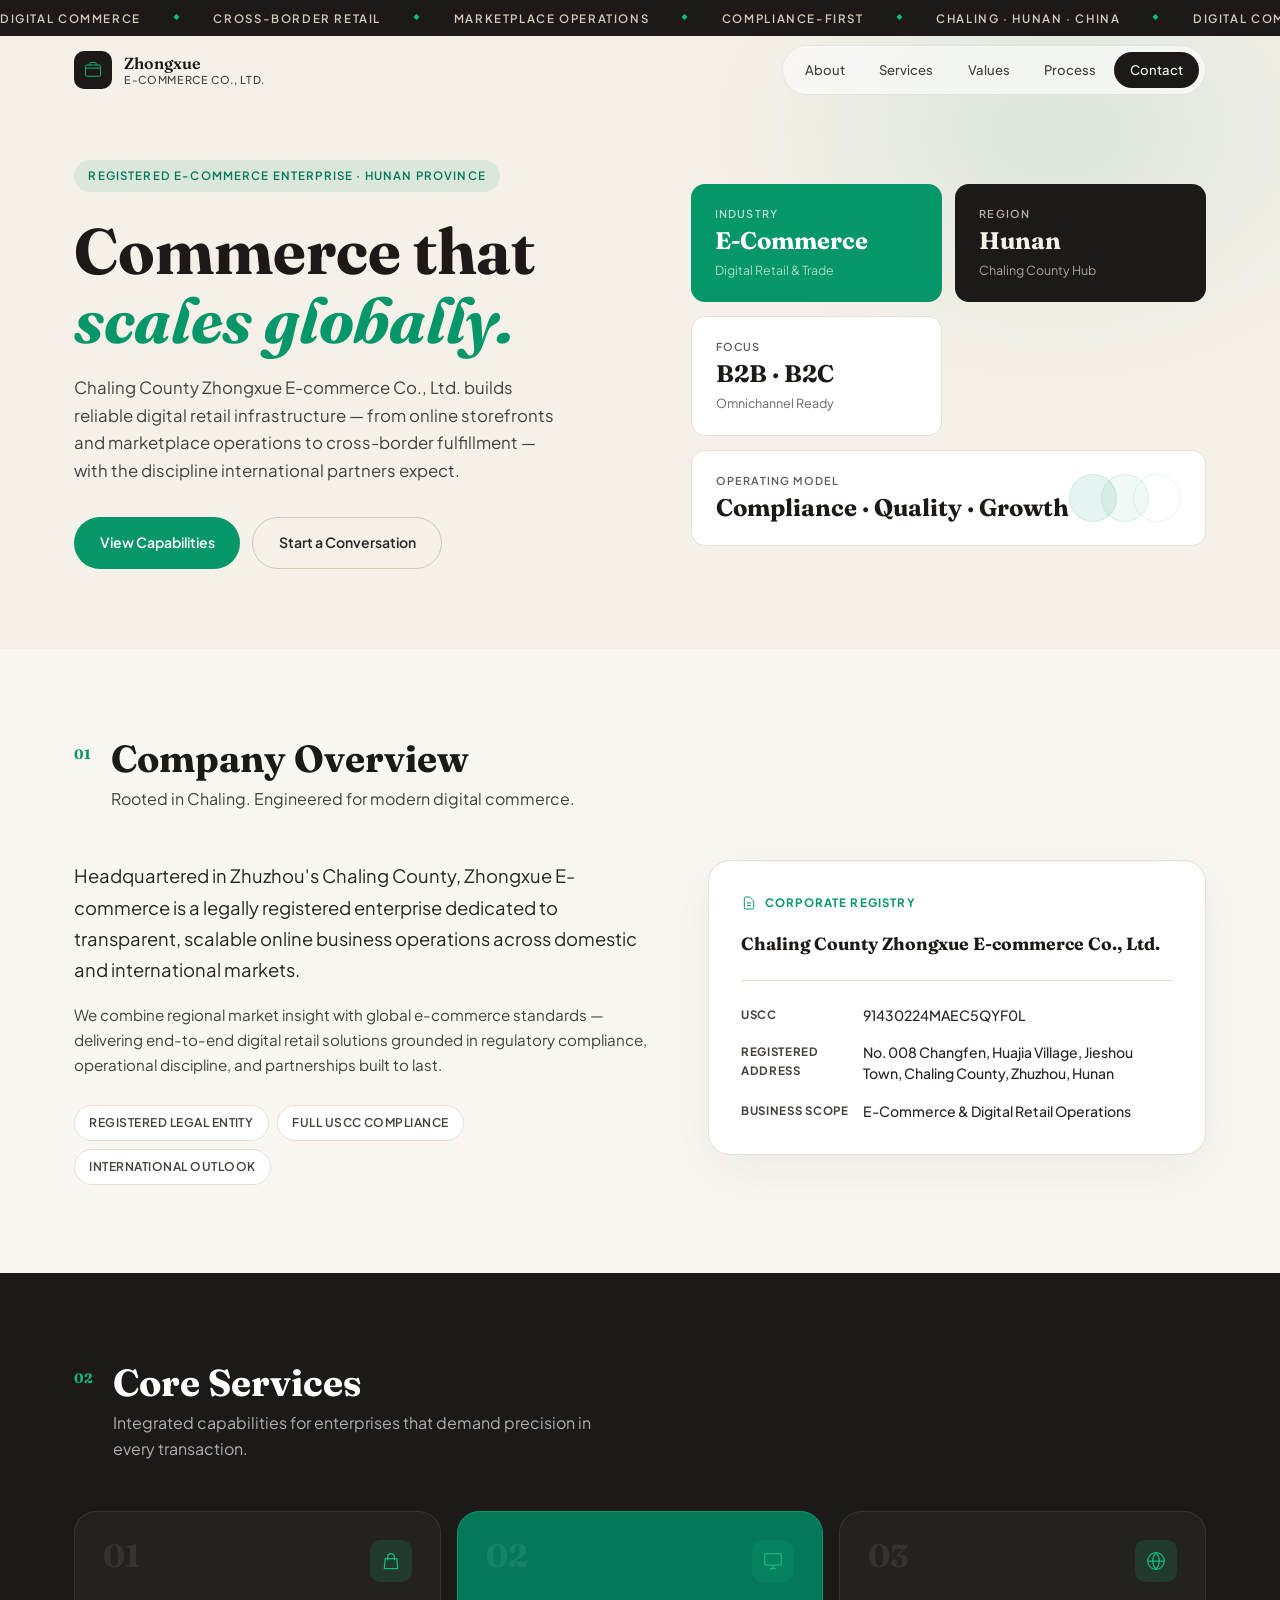
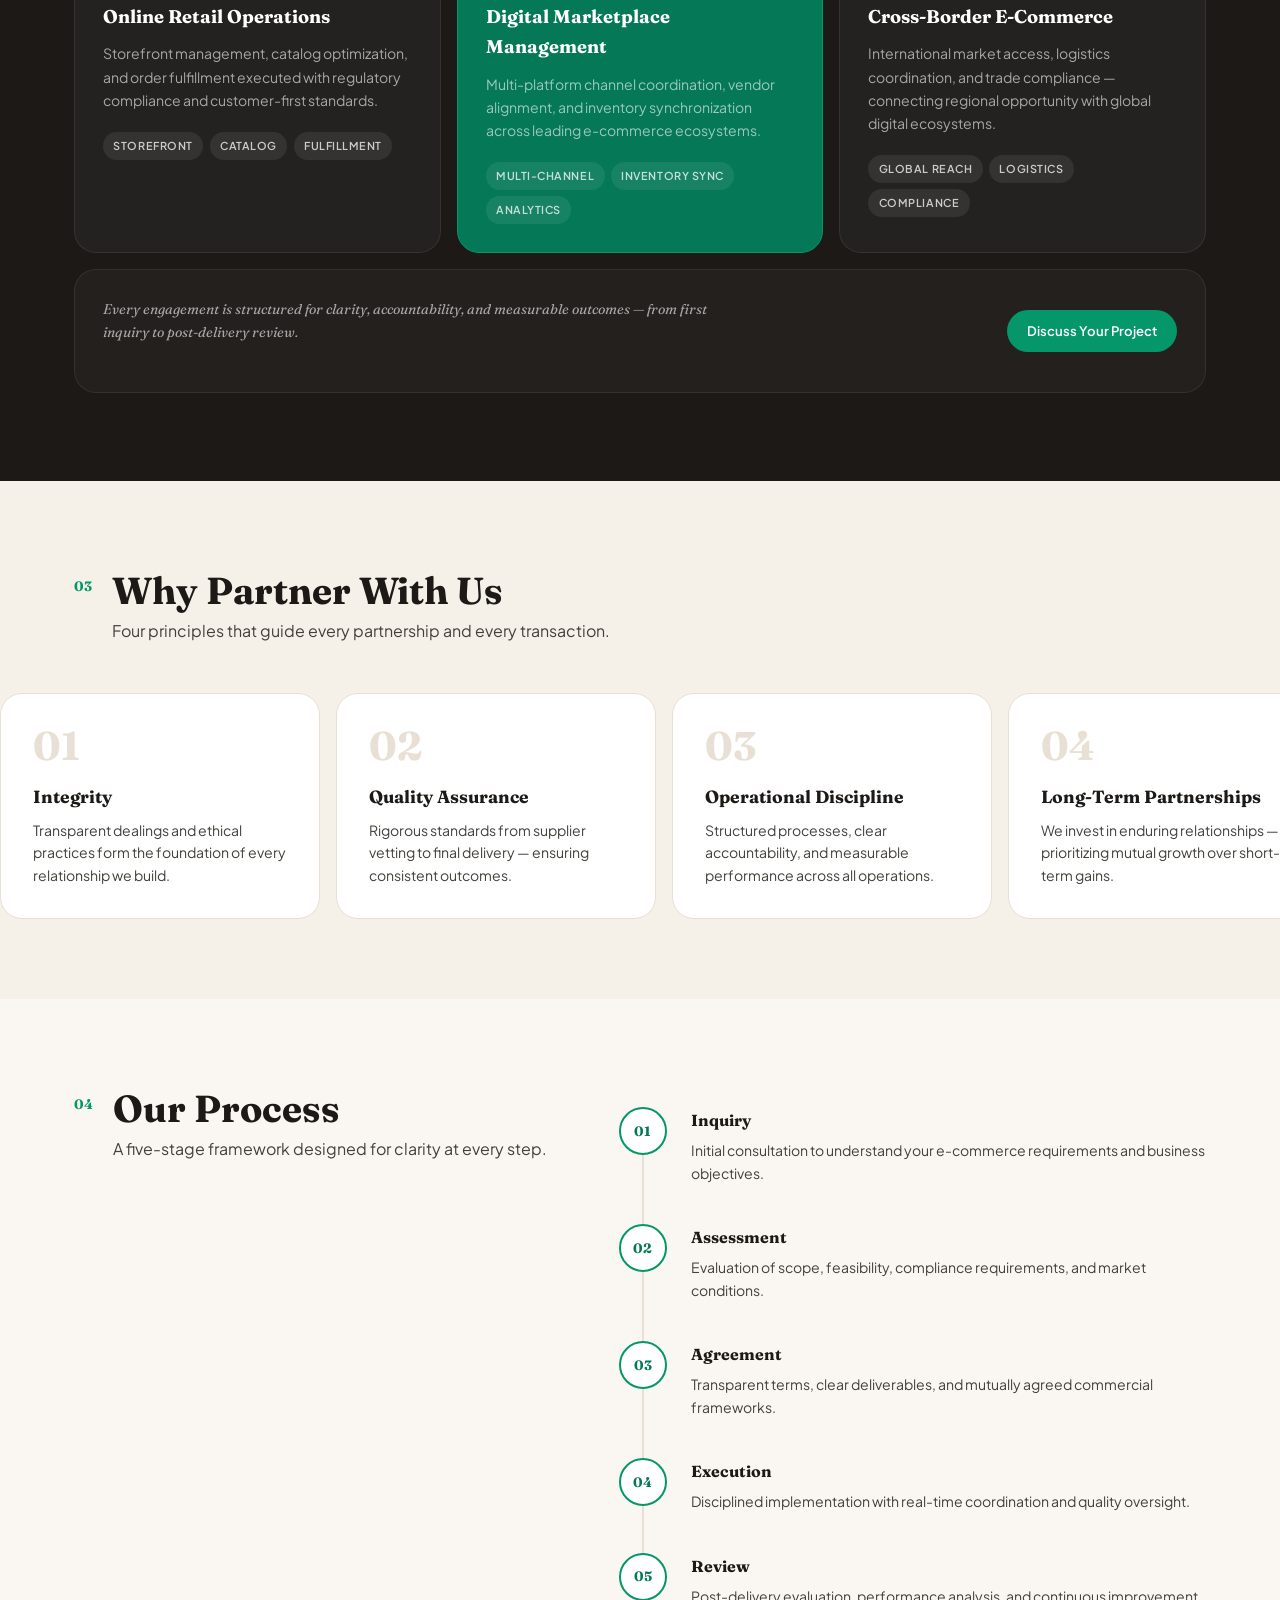
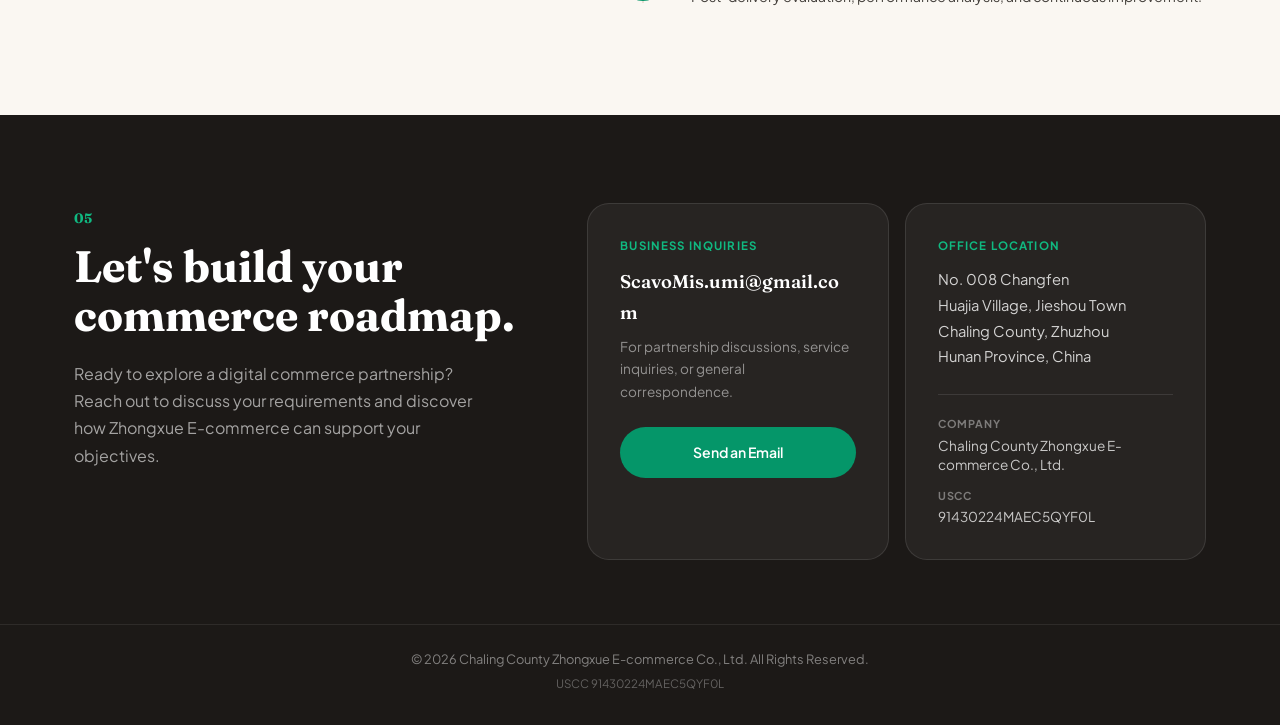
<file: index.html>
<!DOCTYPE html>
<html lang="en">
<head>
  <meta charset="UTF-8">
  <meta name="viewport" content="width=device-width, initial-scale=1.0">
  <meta name="description" content="Chaling County Zhongxue E-commerce Co., Ltd. — Digital commerce, online retail, and cross-border e-commerce solutions from Hunan, China.">
  <meta name="keywords" content="Zhongxue E-commerce, digital commerce, online retail, cross-border, Chaling, Hunan, China">
  <title>Zhongxue E-commerce | Digital Commerce Partner</title>
  <link rel="preconnect" href="https://fonts.googleapis.com">
  <link rel="preconnect" href="https://fonts.gstatic.com" crossorigin>
  <link href="https://fonts.googleapis.com/css2?family=Fraunces:ital,opsz,wght@0,9..144,400;0,9..144,600;0,9..144,700;1,9..144,400&family=Plus+Jakarta+Sans:ital,wght@0,300;0,400;0,500;0,600;0,700;1,400&display=swap" rel="stylesheet">
  <link rel="stylesheet" href="styles.css">
</head>
<body>

  <div class="marquee" aria-hidden="true">
    <div class="marquee__track">
      <span>Digital Commerce</span><span class="marquee__dot">◆</span>
      <span>Cross-Border Retail</span><span class="marquee__dot">◆</span>
      <span>Marketplace Operations</span><span class="marquee__dot">◆</span>
      <span>Compliance-First</span><span class="marquee__dot">◆</span>
      <span>Chaling · Hunan · China</span><span class="marquee__dot">◆</span>
      <span>Digital Commerce</span><span class="marquee__dot">◆</span>
      <span>Cross-Border Retail</span><span class="marquee__dot">◆</span>
      <span>Marketplace Operations</span><span class="marquee__dot">◆</span>
      <span>Compliance-First</span><span class="marquee__dot">◆</span>
      <span>Chaling · Hunan · China</span><span class="marquee__dot">◆</span>
    </div>
  </div>

  <header class="site-header" id="siteHeader">
    <div class="container site-header__inner">
      <a href="#top" class="brand">
        <span class="brand__icon" aria-hidden="true">
          <svg viewBox="0 0 32 32" fill="none"><rect x="4" y="8" width="24" height="18" rx="2" stroke="currentColor" stroke-width="1.5"/><path d="M4 13h24M11 8V6a2 2 0 012-2h6a2 2 0 012 2v2" stroke="currentColor" stroke-width="1.5"/></svg>
        </span>
        <span class="brand__text">
          <strong>Zhongxue</strong>
          <small>E-Commerce Co., Ltd.</small>
        </span>
      </a>

      <nav class="site-nav" id="siteNav" aria-label="Primary navigation">
        <a href="#about" class="site-nav__link">About</a>
        <a href="#services" class="site-nav__link">Services</a>
        <a href="#values" class="site-nav__link">Values</a>
        <a href="#process" class="site-nav__link">Process</a>
        <a href="#contact" class="site-nav__link site-nav__link--cta">Contact</a>
      </nav>

      <button class="menu-btn" id="menuBtn" aria-label="Toggle menu" aria-expanded="false">
        <span></span><span></span>
      </button>
    </div>
  </header>

  <main id="top">

    <!-- Hero -->
    <section class="hero">
      <div class="container hero__grid">
        <div class="hero__copy">
          <p class="tag reveal">Registered E-Commerce Enterprise · Hunan Province</p>
          <h1 class="hero__title reveal">
            Commerce that<br>
            <em>scales globally.</em>
          </h1>
          <p class="hero__lead reveal">
            Chaling County Zhongxue E-commerce Co., Ltd. builds reliable digital retail
            infrastructure — from online storefronts and marketplace operations to
            cross-border fulfillment — with the discipline international partners expect.
          </p>
          <div class="hero__actions reveal">
            <a href="#services" class="btn btn--solid">View Capabilities</a>
            <a href="#contact" class="btn btn--line">Start a Conversation</a>
          </div>
        </div>

        <div class="hero__bento reveal">
          <div class="bento bento--accent">
            <span class="bento__label">Industry</span>
            <strong class="bento__value">E-Commerce</strong>
            <span class="bento__sub">Digital Retail & Trade</span>
          </div>
          <div class="bento bento--dark">
            <span class="bento__label">Region</span>
            <strong class="bento__value">Hunan</strong>
            <span class="bento__sub">Chaling County Hub</span>
          </div>
          <div class="bento bento--outline">
            <span class="bento__label">Focus</span>
            <strong class="bento__value">B2B · B2C</strong>
            <span class="bento__sub">Omnichannel Ready</span>
          </div>
          <div class="bento bento--wide">
            <div class="bento__rings" aria-hidden="true">
              <span></span><span></span><span></span>
            </div>
            <span class="bento__label">Operating Model</span>
            <strong class="bento__value">Compliance · Quality · Growth</strong>
          </div>
        </div>
      </div>
    </section>

    <!-- About -->
    <section class="section section--about" id="about">
      <div class="container">
        <div class="section-head reveal">
          <span class="section-head__num">01</span>
          <div>
            <h2 class="section-head__title">Company Overview</h2>
            <p class="section-head__desc">Rooted in Chaling. Engineered for modern digital commerce.</p>
          </div>
        </div>

        <div class="about-grid">
          <div class="about-copy reveal">
            <p class="about-copy__lead">
              Headquartered in Zhuzhou's Chaling County, Zhongxue E-commerce is a legally
              registered enterprise dedicated to transparent, scalable online business operations
              across domestic and international markets.
            </p>
            <p class="about-copy__body">
              We combine regional market insight with global e-commerce standards — delivering
              end-to-end digital retail solutions grounded in regulatory compliance, operational
              discipline, and partnerships built to last.
            </p>
            <ul class="about-tags">
              <li>Registered Legal Entity</li>
              <li>Full USCC Compliance</li>
              <li>International Outlook</li>
            </ul>
          </div>

          <aside class="identity-card reveal">
            <header class="identity-card__head">
              <svg viewBox="0 0 24 24" fill="none" stroke="currentColor" stroke-width="1.5"><path d="M9 12h6m-6 4h6m2 5H7a2 2 0 01-2-2V5a2 2 0 012-2h5.586a1 1 0 01.707.293l5.414 5.414a1 1 0 01.293.707V19a2 2 0 01-2 2z"/></svg>
              Corporate Registry
            </header>
            <h3 class="identity-card__name">Chaling County Zhongxue E-commerce Co., Ltd.</h3>
            <dl class="identity-card__list">
              <div>
                <dt>USCC</dt>
                <dd>91430224MAEC5QYF0L</dd>
              </div>
              <div>
                <dt>Registered Address</dt>
                <dd>No. 008 Changfen, Huajia Village, Jieshou Town, Chaling County, Zhuzhou, Hunan</dd>
              </div>
              <div>
                <dt>Business Scope</dt>
                <dd>E-Commerce & Digital Retail Operations</dd>
              </div>
            </dl>
          </aside>
        </div>
      </div>
    </section>

    <!-- Services -->
    <section class="section section--services" id="services">
      <div class="container">
        <div class="section-head section-head--light reveal">
          <span class="section-head__num">02</span>
          <div>
            <h2 class="section-head__title">Core Services</h2>
            <p class="section-head__desc">Integrated capabilities for enterprises that demand precision in every transaction.</p>
          </div>
        </div>

        <div class="services-bento">
          <article class="svc reveal">
            <div class="svc__top">
              <span class="svc__index">01</span>
              <div class="svc__icon">
                <svg viewBox="0 0 24 24" fill="none" stroke="currentColor" stroke-width="1.5"><path d="M16 11V7a4 4 0 00-8 0v4M5 9h14l1 12H4L5 9z"/></svg>
              </div>
            </div>
            <h3>Online Retail Operations</h3>
            <p>Storefront management, catalog optimization, and order fulfillment executed with regulatory compliance and customer-first standards.</p>
            <ul class="svc__tags"><li>Storefront</li><li>Catalog</li><li>Fulfillment</li></ul>
          </article>

          <article class="svc svc--featured reveal">
            <div class="svc__top">
              <span class="svc__index">02</span>
              <div class="svc__icon">
                <svg viewBox="0 0 24 24" fill="none" stroke="currentColor" stroke-width="1.5"><rect x="2" y="3" width="20" height="14" rx="2"/><path d="M8 21h8M12 17v4"/></svg>
              </div>
            </div>
            <h3>Digital Marketplace Management</h3>
            <p>Multi-platform channel coordination, vendor alignment, and inventory synchronization across leading e-commerce ecosystems.</p>
            <ul class="svc__tags"><li>Multi-Channel</li><li>Inventory Sync</li><li>Analytics</li></ul>
          </article>

          <article class="svc reveal">
            <div class="svc__top">
              <span class="svc__index">03</span>
              <div class="svc__icon">
                <svg viewBox="0 0 24 24" fill="none" stroke="currentColor" stroke-width="1.5"><circle cx="12" cy="12" r="10"/><path d="M2 12h20M12 2a15.3 15.3 0 014 10 15.3 15.3 0 01-4 10 15.3 15.3 0 01-4-10 15.3 15.3 0 014-10z"/></svg>
              </div>
            </div>
            <h3>Cross-Border E-Commerce</h3>
            <p>International market access, logistics coordination, and trade compliance — connecting regional opportunity with global digital ecosystems.</p>
            <ul class="svc__tags"><li>Global Reach</li><li>Logistics</li><li>Compliance</li></ul>
          </article>

          <article class="svc svc--banner reveal">
            <p class="svc--banner__text">
              Every engagement is structured for clarity, accountability, and measurable outcomes — from first inquiry to post-delivery review.
            </p>
            <a href="#contact" class="btn btn--solid btn--sm">Discuss Your Project</a>
          </article>
        </div>
      </div>
    </section>

    <!-- Values -->
    <section class="section section--values" id="values">
      <div class="container">
        <div class="section-head reveal">
          <span class="section-head__num">03</span>
          <div>
            <h2 class="section-head__title">Why Partner With Us</h2>
            <p class="section-head__desc">Four principles that guide every partnership and every transaction.</p>
          </div>
        </div>
      </div>

      <div class="values-track" id="valuesTrack">
        <article class="value-card reveal">
          <span class="value-card__glyph">01</span>
          <h3>Integrity</h3>
          <p>Transparent dealings and ethical practices form the foundation of every relationship we build.</p>
        </article>
        <article class="value-card reveal">
          <span class="value-card__glyph">02</span>
          <h3>Quality Assurance</h3>
          <p>Rigorous standards from supplier vetting to final delivery — ensuring consistent outcomes.</p>
        </article>
        <article class="value-card reveal">
          <span class="value-card__glyph">03</span>
          <h3>Operational Discipline</h3>
          <p>Structured processes, clear accountability, and measurable performance across all operations.</p>
        </article>
        <article class="value-card reveal">
          <span class="value-card__glyph">04</span>
          <h3>Long-Term Partnerships</h3>
          <p>We invest in enduring relationships — prioritizing mutual growth over short-term gains.</p>
        </article>
      </div>
    </section>

    <!-- Process -->
    <section class="section section--process" id="process">
      <div class="container process-layout">
        <div class="section-head reveal">
          <span class="section-head__num">04</span>
          <div>
            <h2 class="section-head__title">Our Process</h2>
            <p class="section-head__desc">A five-stage framework designed for clarity at every step.</p>
          </div>
        </div>

        <ol class="process-steps reveal">
          <li class="process-step">
            <span class="process-step__num">01</span>
            <div>
              <h3>Inquiry</h3>
              <p>Initial consultation to understand your e-commerce requirements and business objectives.</p>
            </div>
          </li>
          <li class="process-step">
            <span class="process-step__num">02</span>
            <div>
              <h3>Assessment</h3>
              <p>Evaluation of scope, feasibility, compliance requirements, and market conditions.</p>
            </div>
          </li>
          <li class="process-step">
            <span class="process-step__num">03</span>
            <div>
              <h3>Agreement</h3>
              <p>Transparent terms, clear deliverables, and mutually agreed commercial frameworks.</p>
            </div>
          </li>
          <li class="process-step">
            <span class="process-step__num">04</span>
            <div>
              <h3>Execution</h3>
              <p>Disciplined implementation with real-time coordination and quality oversight.</p>
            </div>
          </li>
          <li class="process-step">
            <span class="process-step__num">05</span>
            <div>
              <h3>Review</h3>
              <p>Post-delivery evaluation, performance analysis, and continuous improvement.</p>
            </div>
          </li>
        </ol>
      </div>
    </section>

    <!-- Contact -->
    <section class="section section--contact" id="contact">
      <div class="container contact-grid">
        <div class="contact-intro reveal">
          <span class="section-head__num section-head__num--light">05</span>
          <h2 class="contact-intro__title">Let's build your<br>commerce roadmap.</h2>
          <p class="contact-intro__text">
            Ready to explore a digital commerce partnership? Reach out to discuss your
            requirements and discover how Zhongxue E-commerce can support your objectives.
          </p>
        </div>

        <div class="contact-cards">
          <div class="contact-card reveal">
            <span class="contact-card__label">Business Inquiries</span>
            <a href="mailto:ScavoMis.umi@gmail.com" class="contact-card__email">ScavoMis.umi@gmail.com</a>
            <p class="contact-card__note">For partnership discussions, service inquiries, or general correspondence.</p>
            <a href="mailto:ScavoMis.umi@gmail.com" class="btn btn--solid btn--full">Send an Email</a>
          </div>

          <div class="contact-card contact-card--address reveal">
            <span class="contact-card__label">Office Location</span>
            <address>
              No. 008 Changfen<br>
              Huajia Village, Jieshou Town<br>
              Chaling County, Zhuzhou<br>
              Hunan Province, China
            </address>
            <dl class="contact-card__meta">
              <div><dt>Company</dt><dd>Chaling County Zhongxue E-commerce Co., Ltd.</dd></div>
              <div><dt>USCC</dt><dd>91430224MAEC5QYF0L</dd></div>
            </dl>
          </div>
        </div>
      </div>
    </section>

  </main>

  <footer class="site-footer">
    <div class="container site-footer__inner">
      <p>&copy; 2026 Chaling County Zhongxue E-commerce Co., Ltd. All Rights Reserved.</p>
      <p class="site-footer__meta">USCC 91430224MAEC5QYF0L</p>
    </div>
  </footer>

  <script src="script.js"></script>
</body>
</html>
</file>
<file: styles.css>
/* ============================================
   Zhongxue E-commerce — Editorial Bento Layout
   Stone · Emerald · Vertical Flow
   ============================================ */

:root {
  --stone-50: #FAF7F2;
  --stone-100: #F5F0E8;
  --stone-200: #E8E0D4;
  --stone-300: #D4C9B8;
  --stone-700: #44403C;
  --stone-800: #292524;
  --stone-900: #1C1917;

  --emerald: #059669;
  --emerald-light: #10B981;
  --emerald-dark: #047857;
  --emerald-soft: rgba(5, 150, 105, 0.1);

  --font-serif: 'Fraunces', Georgia, serif;
  --font-sans: 'Plus Jakarta Sans', system-ui, sans-serif;

  --header-h: 68px;
  --marquee-h: 36px;
  --container: 1180px;
  --radius: 14px;
  --radius-lg: 22px;
  --ease: cubic-bezier(0.22, 1, 0.36, 1);
  --transition: 0.35s var(--ease);
}

*, *::before, *::after { box-sizing: border-box; margin: 0; padding: 0; }

html {
  scroll-behavior: smooth;
  scroll-padding-top: calc(var(--header-h) + var(--marquee-h) + 16px);
}

body {
  font-family: var(--font-sans);
  font-size: 16px;
  line-height: 1.65;
  color: var(--stone-800);
  background: var(--stone-100);
  -webkit-font-smoothing: antialiased;
}

a { color: inherit; text-decoration: none; }
ul { list-style: none; }
address { font-style: normal; }
button { font: inherit; cursor: pointer; border: none; background: none; }

.container {
  width: 100%;
  max-width: var(--container);
  margin: 0 auto;
  padding: 0 1.5rem;
}

/* ===== Marquee ===== */
.marquee {
  position: fixed;
  top: 0;
  left: 0;
  right: 0;
  height: var(--marquee-h);
  background: var(--stone-900);
  color: var(--stone-300);
  z-index: 200;
  overflow: hidden;
  display: flex;
  align-items: center;
}

.marquee__track {
  display: flex;
  align-items: center;
  gap: 2rem;
  white-space: nowrap;
  animation: marquee 28s linear infinite;
  font-size: 0.72rem;
  font-weight: 600;
  letter-spacing: 0.14em;
  text-transform: uppercase;
}

.marquee__dot {
  color: var(--emerald-light);
  font-size: 0.5rem;
}

@keyframes marquee {
  from { transform: translateX(0); }
  to { transform: translateX(-50%); }
}

/* ===== Header ===== */
.site-header {
  position: fixed;
  top: var(--marquee-h);
  left: 0;
  right: 0;
  height: var(--header-h);
  z-index: 150;
  transition: background var(--transition), box-shadow var(--transition);
}

.site-header.is-scrolled {
  background: rgba(245, 240, 232, 0.88);
  backdrop-filter: blur(14px);
  box-shadow: 0 1px 0 rgba(28, 25, 23, 0.06);
}

.site-header__inner {
  display: flex;
  align-items: center;
  justify-content: space-between;
  height: 100%;
}

.brand {
  display: flex;
  align-items: center;
  gap: 0.75rem;
}

.brand__icon {
  width: 38px;
  height: 38px;
  display: flex;
  align-items: center;
  justify-content: center;
  background: var(--stone-900);
  color: var(--emerald-light);
  border-radius: 10px;
}

.brand__icon svg { width: 20px; height: 20px; }

.brand__text {
  display: flex;
  flex-direction: column;
  line-height: 1.2;
}

.brand__text strong {
  font-family: var(--font-serif);
  font-size: 1rem;
  font-weight: 600;
  color: var(--stone-900);
}

.brand__text small {
  font-size: 0.68rem;
  font-weight: 500;
  letter-spacing: 0.06em;
  text-transform: uppercase;
  color: var(--stone-700);
}

.site-nav {
  display: flex;
  align-items: center;
  gap: 0.15rem;
  padding: 0.35rem;
  background: rgba(255, 255, 255, 0.55);
  border: 1px solid rgba(28, 25, 23, 0.08);
  border-radius: 100px;
}

.site-nav__link {
  padding: 0.45rem 1rem;
  font-size: 0.82rem;
  font-weight: 500;
  color: var(--stone-700);
  border-radius: 100px;
  transition: color var(--transition), background var(--transition);
}

.site-nav__link:hover,
.site-nav__link.is-active {
  color: var(--stone-900);
  background: rgba(255, 255, 255, 0.9);
}

.site-nav__link--cta {
  background: var(--stone-900);
  color: var(--stone-50) !important;
}

.site-nav__link--cta:hover {
  background: var(--emerald-dark);
}

.menu-btn {
  display: none;
  flex-direction: column;
  justify-content: center;
  gap: 6px;
  width: 40px;
  height: 40px;
  padding: 8px;
}

.menu-btn span {
  display: block;
  height: 2px;
  background: var(--stone-900);
  border-radius: 2px;
  transition: transform var(--transition), opacity var(--transition);
}

.menu-btn.is-open span:first-child { transform: translateY(4px) rotate(45deg); }
.menu-btn.is-open span:last-child { transform: translateY(-4px) rotate(-45deg); }

/* ===== Buttons ===== */
.btn {
  display: inline-flex;
  align-items: center;
  justify-content: center;
  padding: 0.85rem 1.6rem;
  font-size: 0.88rem;
  font-weight: 600;
  border-radius: 100px;
  transition: background var(--transition), color var(--transition), border-color var(--transition), transform 0.2s var(--ease);
}

.btn:hover { transform: translateY(-1px); }

.btn--solid {
  background: var(--emerald);
  color: #fff;
}

.btn--solid:hover { background: var(--emerald-dark); }

.btn--line {
  border: 1.5px solid var(--stone-300);
  color: var(--stone-800);
  background: transparent;
}

.btn--line:hover {
  border-color: var(--stone-900);
  background: rgba(255, 255, 255, 0.5);
}

.btn--sm { padding: 0.65rem 1.25rem; font-size: 0.82rem; }
.btn--full { width: 100%; margin-top: 1rem; }

/* ===== Hero ===== */
.hero {
  padding: calc(var(--marquee-h) + var(--header-h) + 3.5rem) 0 5rem;
  position: relative;
  overflow: hidden;
}

.hero::before {
  content: '';
  position: absolute;
  top: -20%;
  right: -10%;
  width: 55%;
  height: 80%;
  background: radial-gradient(ellipse, var(--emerald-soft) 0%, transparent 70%);
  pointer-events: none;
}

.hero__grid {
  display: grid;
  grid-template-columns: 1.05fr 0.95fr;
  gap: 3rem;
  align-items: center;
}

.tag {
  display: inline-block;
  font-size: 0.72rem;
  font-weight: 600;
  letter-spacing: 0.1em;
  text-transform: uppercase;
  color: var(--emerald-dark);
  background: var(--emerald-soft);
  padding: 0.4rem 0.9rem;
  border-radius: 100px;
  margin-bottom: 1.5rem;
}

.hero__title {
  font-family: var(--font-serif);
  font-size: clamp(2.6rem, 5.5vw, 4rem);
  font-weight: 700;
  line-height: 1.08;
  color: var(--stone-900);
  margin-bottom: 1.25rem;
}

.hero__title em {
  font-style: italic;
  color: var(--emerald);
}

.hero__lead {
  font-size: 1.05rem;
  color: var(--stone-700);
  max-width: 480px;
  margin-bottom: 2rem;
}

.hero__actions {
  display: flex;
  flex-wrap: wrap;
  gap: 0.75rem;
}

/* Bento Grid */
.hero__bento {
  display: grid;
  grid-template-columns: 1fr 1fr;
  grid-template-rows: auto auto auto;
  gap: 0.85rem;
}

.bento {
  padding: 1.35rem 1.5rem;
  border-radius: var(--radius);
  display: flex;
  flex-direction: column;
  gap: 0.25rem;
  transition: transform var(--transition);
}

.bento:hover { transform: translateY(-3px); }

.bento__label {
  font-size: 0.68rem;
  font-weight: 600;
  letter-spacing: 0.1em;
  text-transform: uppercase;
  opacity: 0.7;
}

.bento__value {
  font-family: var(--font-serif);
  font-size: 1.5rem;
  font-weight: 700;
  line-height: 1.2;
}

.bento__sub {
  font-size: 0.78rem;
  opacity: 0.65;
}

.bento--accent {
  background: var(--emerald);
  color: #fff;
}

.bento--dark {
  background: var(--stone-900);
  color: var(--stone-100);
}

.bento--outline {
  background: #fff;
  border: 1.5px solid var(--stone-200);
  color: var(--stone-900);
}

.bento--wide {
  grid-column: 1 / -1;
  background: #fff;
  border: 1.5px solid var(--stone-200);
  position: relative;
  overflow: hidden;
  color: var(--stone-900);
}

.bento__rings {
  position: absolute;
  right: 1.5rem;
  top: 50%;
  transform: translateY(-50%);
  display: flex;
  gap: -8px;
}

.bento__rings span {
  width: 48px;
  height: 48px;
  border-radius: 50%;
  border: 1.5px solid var(--emerald-soft);
  margin-left: -16px;
}

.bento__rings span:first-child { margin-left: 0; background: var(--emerald-soft); }
.bento__rings span:nth-child(2) { background: rgba(5, 150, 105, 0.06); }
.bento__rings span:nth-child(3) { background: transparent; }

/* ===== Sections ===== */
.section {
  padding: 5.5rem 0;
}

.section-head {
  display: flex;
  align-items: flex-start;
  gap: 1.25rem;
  margin-bottom: 3rem;
}

.section-head__num {
  font-family: var(--font-serif);
  font-size: 0.85rem;
  font-weight: 700;
  color: var(--emerald);
  padding-top: 0.35rem;
}

.section-head__num--light { color: var(--emerald-light); }

.section-head__title {
  font-family: var(--font-serif);
  font-size: clamp(1.75rem, 3vw, 2.35rem);
  font-weight: 700;
  color: var(--stone-900);
  line-height: 1.15;
  margin-bottom: 0.35rem;
}

.section-head__desc {
  font-size: 1rem;
  color: var(--stone-700);
  max-width: 520px;
}

.section-head--light .section-head__title { color: #fff; }
.section-head--light .section-head__desc { color: rgba(255, 255, 255, 0.65); }
.section-head--light .section-head__num { color: var(--emerald-light); }

/* About */
.section--about { background: var(--stone-50); }

.about-grid {
  display: grid;
  grid-template-columns: 1fr 0.85fr;
  gap: 3rem;
  align-items: start;
}

.about-copy__lead {
  font-size: 1.15rem;
  color: var(--stone-800);
  margin-bottom: 1rem;
  line-height: 1.7;
}

.about-copy__body {
  font-size: 0.95rem;
  color: var(--stone-700);
  margin-bottom: 1.75rem;
}

.about-tags {
  display: flex;
  flex-wrap: wrap;
  gap: 0.5rem;
}

.about-tags li {
  font-size: 0.75rem;
  font-weight: 600;
  letter-spacing: 0.04em;
  text-transform: uppercase;
  padding: 0.45rem 0.9rem;
  border: 1px solid var(--stone-200);
  border-radius: 100px;
  background: #fff;
  color: var(--stone-700);
}

.identity-card {
  background: #fff;
  border: 1px solid var(--stone-200);
  border-radius: var(--radius-lg);
  padding: 2rem;
  box-shadow: 0 16px 48px rgba(28, 25, 23, 0.06);
}

.identity-card__head {
  display: flex;
  align-items: center;
  gap: 0.5rem;
  font-size: 0.72rem;
  font-weight: 700;
  letter-spacing: 0.1em;
  text-transform: uppercase;
  color: var(--emerald);
  margin-bottom: 1.25rem;
}

.identity-card__head svg { width: 16px; height: 16px; }

.identity-card__name {
  font-family: var(--font-serif);
  font-size: 1.1rem;
  font-weight: 700;
  color: var(--stone-900);
  line-height: 1.35;
  margin-bottom: 1.5rem;
  padding-bottom: 1.5rem;
  border-bottom: 1px solid var(--stone-200);
}

.identity-card__list {
  display: flex;
  flex-direction: column;
  gap: 1rem;
}

.identity-card__list div {
  display: grid;
  grid-template-columns: 110px 1fr;
  gap: 0.75rem;
}

.identity-card__list dt {
  font-size: 0.72rem;
  font-weight: 700;
  letter-spacing: 0.06em;
  text-transform: uppercase;
  color: var(--stone-700);
}

.identity-card__list dd {
  font-size: 0.88rem;
  font-weight: 500;
  color: var(--stone-800);
  line-height: 1.5;
}

/* Services */
.section--services {
  background: var(--stone-900);
  color: #fff;
}

.services-bento {
  display: grid;
  grid-template-columns: repeat(3, 1fr);
  grid-template-rows: auto auto;
  gap: 1rem;
}

.svc {
  background: rgba(255, 255, 255, 0.04);
  border: 1px solid rgba(255, 255, 255, 0.08);
  border-radius: var(--radius-lg);
  padding: 1.75rem;
  transition: background var(--transition), border-color var(--transition), transform var(--transition);
}

.svc:hover {
  background: rgba(255, 255, 255, 0.07);
  border-color: rgba(16, 185, 129, 0.35);
  transform: translateY(-3px);
}

.svc--featured {
  background: var(--emerald-dark);
  border-color: var(--emerald);
}

.svc--banner {
  grid-column: 1 / -1;
  display: flex;
  align-items: center;
  justify-content: space-between;
  gap: 2rem;
  background: rgba(255, 255, 255, 0.03);
}

.svc--banner__text {
  font-family: var(--font-serif);
  font-size: 1.15rem;
  font-style: italic;
  color: rgba(255, 255, 255, 0.85);
  max-width: 640px;
  line-height: 1.55;
}

.svc__top {
  display: flex;
  justify-content: space-between;
  align-items: flex-start;
  margin-bottom: 1.25rem;
}

.svc__index {
  font-family: var(--font-serif);
  font-size: 2rem;
  font-weight: 700;
  color: rgba(255, 255, 255, 0.08);
  line-height: 1;
}

.svc__icon {
  width: 42px;
  height: 42px;
  display: flex;
  align-items: center;
  justify-content: center;
  background: rgba(16, 185, 129, 0.15);
  color: var(--emerald-light);
  border-radius: 10px;
}

.svc__icon svg { width: 20px; height: 20px; }

.svc h3 {
  font-family: var(--font-serif);
  font-size: 1.15rem;
  font-weight: 700;
  margin-bottom: 0.65rem;
}

.svc p {
  font-size: 0.88rem;
  color: rgba(255, 255, 255, 0.6);
  line-height: 1.65;
  margin-bottom: 1.25rem;
}

.svc__tags {
  display: flex;
  flex-wrap: wrap;
  gap: 0.4rem;
}

.svc__tags li {
  font-size: 0.68rem;
  font-weight: 600;
  letter-spacing: 0.05em;
  text-transform: uppercase;
  padding: 0.3rem 0.65rem;
  border-radius: 100px;
  background: rgba(255, 255, 255, 0.08);
  color: rgba(255, 255, 255, 0.75);
}

/* Values — horizontal scroll strip */
.section--values {
  padding-bottom: 4rem;
  overflow: hidden;
}

.values-track {
  display: flex;
  gap: 1rem;
  padding: 0 1.5rem 1rem;
  overflow-x: auto;
  scroll-snap-type: x mandatory;
  scrollbar-width: none;
  -ms-overflow-style: none;
  max-width: 100%;
}

.values-track::-webkit-scrollbar { display: none; }

.value-card {
  flex: 0 0 min(320px, 85vw);
  scroll-snap-align: start;
  background: #fff;
  border: 1.5px solid var(--stone-200);
  border-radius: var(--radius-lg);
  padding: 2rem;
  transition: border-color var(--transition), box-shadow var(--transition);
}

.value-card:hover {
  border-color: var(--emerald);
  box-shadow: 0 12px 40px rgba(5, 150, 105, 0.1);
}

.value-card__glyph {
  display: block;
  font-family: var(--font-serif);
  font-size: 2.5rem;
  font-weight: 700;
  color: var(--stone-200);
  line-height: 1;
  margin-bottom: 1rem;
}

.value-card h3 {
  font-family: var(--font-serif);
  font-size: 1.1rem;
  font-weight: 700;
  color: var(--stone-900);
  margin-bottom: 0.5rem;
}

.value-card p {
  font-size: 0.88rem;
  color: var(--stone-700);
  line-height: 1.6;
}

/* Process */
.section--process { background: var(--stone-50); }

.process-layout {
  display: grid;
  grid-template-columns: 0.9fr 1.1fr;
  gap: 4rem;
  align-items: start;
}

.process-steps {
  position: relative;
  display: flex;
  flex-direction: column;
  gap: 0;
  list-style: none;
}

.process-steps::before {
  content: '';
  position: absolute;
  left: 23px;
  top: 24px;
  bottom: 24px;
  width: 2px;
  background: var(--stone-200);
}

.process-step {
  display: flex;
  gap: 1.5rem;
  padding: 1.25rem 0;
}

.process-step__num {
  flex-shrink: 0;
  width: 48px;
  height: 48px;
  display: flex;
  align-items: center;
  justify-content: center;
  border-radius: 50%;
  background: #fff;
  border: 2px solid var(--emerald);
  font-family: var(--font-serif);
  font-size: 0.85rem;
  font-weight: 700;
  color: var(--emerald-dark);
  position: relative;
  z-index: 1;
  transition: background var(--transition), color var(--transition);
}

.process-step:hover .process-step__num {
  background: var(--emerald);
  color: #fff;
}

.process-step h3 {
  font-family: var(--font-serif);
  font-size: 1rem;
  font-weight: 700;
  color: var(--stone-900);
  margin-bottom: 0.35rem;
}

.process-step p {
  font-size: 0.88rem;
  color: var(--stone-700);
  line-height: 1.6;
}

/* Contact */
.section--contact {
  background: var(--stone-900);
  color: #fff;
  padding-bottom: 4rem;
}

.contact-grid {
  display: grid;
  grid-template-columns: 0.85fr 1.15fr;
  gap: 3.5rem;
  align-items: start;
}

.contact-intro__title {
  font-family: var(--font-serif);
  font-size: clamp(2rem, 3.5vw, 2.75rem);
  font-weight: 700;
  line-height: 1.12;
  margin: 0.75rem 0 1.25rem;
}

.contact-intro__text {
  font-size: 1rem;
  color: rgba(255, 255, 255, 0.6);
  max-width: 400px;
  line-height: 1.7;
}

.contact-cards {
  display: grid;
  grid-template-columns: 1fr 1fr;
  gap: 1rem;
}

.contact-card {
  background: rgba(255, 255, 255, 0.05);
  border: 1px solid rgba(255, 255, 255, 0.1);
  border-radius: var(--radius-lg);
  padding: 2rem;
}

.contact-card__label {
  display: block;
  font-size: 0.72rem;
  font-weight: 700;
  letter-spacing: 0.1em;
  text-transform: uppercase;
  color: var(--emerald-light);
  margin-bottom: 0.75rem;
}

.contact-card__email {
  display: block;
  font-family: var(--font-serif);
  font-size: 1.15rem;
  font-weight: 600;
  color: #fff;
  margin-bottom: 0.5rem;
  transition: color var(--transition);
  word-break: break-all;
}

.contact-card__email:hover { color: var(--emerald-light); }

.contact-card__note {
  font-size: 0.85rem;
  color: rgba(255, 255, 255, 0.5);
  margin-bottom: 0.5rem;
}

.contact-card--address address {
  font-size: 0.92rem;
  line-height: 1.75;
  color: rgba(255, 255, 255, 0.8);
  margin-bottom: 1.5rem;
}

.contact-card__meta {
  display: flex;
  flex-direction: column;
  gap: 0.75rem;
  padding-top: 1.25rem;
  border-top: 1px solid rgba(255, 255, 255, 0.1);
}

.contact-card__meta div {
  display: flex;
  flex-direction: column;
  gap: 0.15rem;
}

.contact-card__meta dt {
  font-size: 0.68rem;
  font-weight: 700;
  letter-spacing: 0.08em;
  text-transform: uppercase;
  color: rgba(255, 255, 255, 0.4);
}

.contact-card__meta dd {
  font-size: 0.85rem;
  color: rgba(255, 255, 255, 0.75);
  line-height: 1.45;
}

/* Footer */
.site-footer {
  background: var(--stone-900);
  border-top: 1px solid rgba(255, 255, 255, 0.08);
  padding: 1.5rem 0 2rem;
}

.site-footer__inner {
  text-align: center;
  font-size: 0.8rem;
  color: rgba(255, 255, 255, 0.45);
}

.site-footer__meta {
  margin-top: 0.25rem;
  font-size: 0.72rem;
  opacity: 0.7;
}

/* Reveal */
.reveal {
  opacity: 0;
  transform: translateY(20px);
  transition: opacity 0.65s var(--ease), transform 0.65s var(--ease);
}

.reveal.is-visible {
  opacity: 1;
  transform: translateY(0);
}

/* ===== Responsive ===== */
@media (max-width: 960px) {
  .hero__grid,
  .about-grid,
  .process-layout,
  .contact-grid {
    grid-template-columns: 1fr;
    gap: 2.5rem;
  }

  .services-bento {
    grid-template-columns: 1fr;
  }

  .svc--banner {
    flex-direction: column;
    align-items: flex-start;
  }

  .contact-cards {
    grid-template-columns: 1fr;
  }

  .process-layout .section-head {
    margin-bottom: 0;
  }
}

@media (max-width: 768px) {
  .site-nav {
    display: none;
    position: fixed;
    top: calc(var(--marquee-h) + var(--header-h));
    left: 1rem;
    right: 1rem;
    flex-direction: column;
    padding: 0.75rem;
    border-radius: var(--radius);
    background: rgba(245, 240, 232, 0.97);
    backdrop-filter: blur(12px);
    box-shadow: 0 12px 40px rgba(28, 25, 23, 0.12);
  }

  .site-nav.is-open { display: flex; }

  .site-nav__link {
    width: 100%;
    text-align: center;
    padding: 0.75rem;
  }

  .menu-btn { display: flex; }

  .hero { padding-top: calc(var(--marquee-h) + var(--header-h) + 2rem); }

  .hero__bento { grid-template-columns: 1fr; }
  .bento--wide { grid-column: auto; }
  .bento__rings { display: none; }

  .identity-card__list div {
    grid-template-columns: 1fr;
    gap: 0.25rem;
  }

  .section { padding: 4rem 0; }
}

@media (max-width: 480px) {
  .hero__actions { flex-direction: column; }
  .btn { width: 100%; }
}

@media (prefers-reduced-motion: reduce) {
  *, *::before, *::after {
    animation-duration: 0.01ms !important;
    transition-duration: 0.01ms !important;
  }

  .marquee__track { animation: none; }
  .reveal { opacity: 1; transform: none; }
  html { scroll-behavior: auto; }
}
</file>
